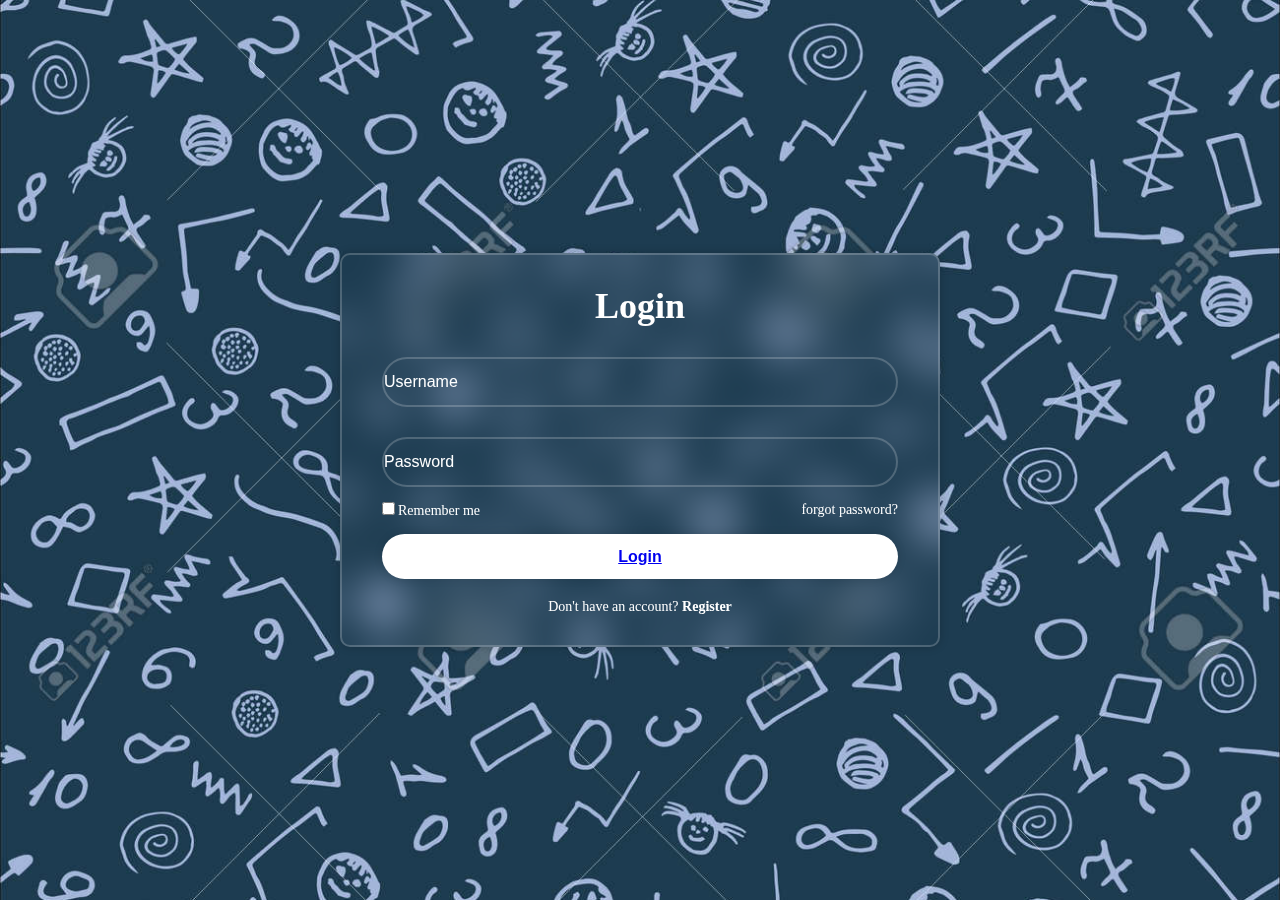
<file: index.html>
<!DOCTYPE html>
<html lang="ka">
<head>
    <meta charset="UTF-8">
    <meta name="viewport" content="width=device-width, initial-scale=1.0">
    <title>registration</title>
    <link rel="stylesheet" href="styles.css">
   
    
    
</head>
<body>
    <div class="wrapper">
        <form action="">
 
            <h1>Login</h1>
            <div class="input-box">
                <input type="text" placeholder="Username" required>

            </div>
            <div class="input-box">
                <input type="password" placeholder="Password" required>
            </div>

            <div class="remember-forgot">
                <label><input type="checkbox">Remember me</label>
                <a href="#">forgot password?</a>
            </div>  
            <button type="submit" class="btn"><a href="main/main.html">Login</a></button>

            <div class="register-link">
                <p>Don't have an account? <a href="register/register.html">Register</a>  </p>
            </div>


        </form>
    </div>
</body>
</html>
</file>
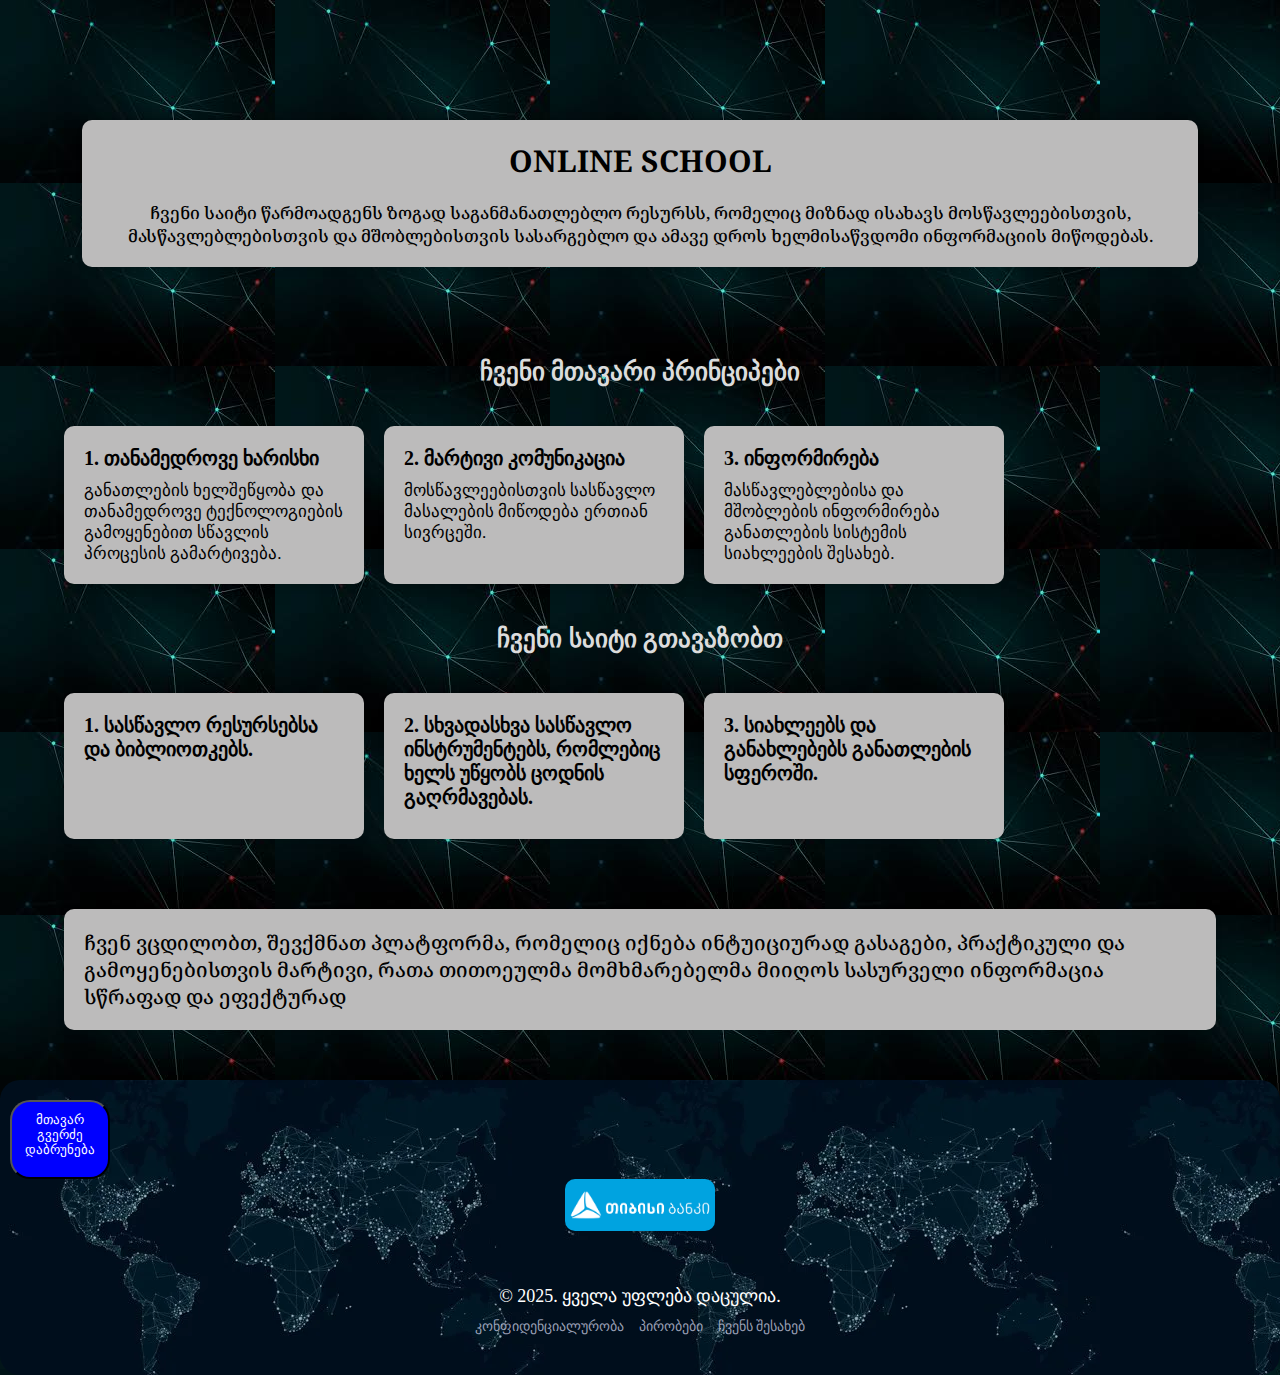
<file: about/about.html>
<!DOCTYPE html>
<html lang="ka">
<head>
    <meta charset="UTF-8">
    <meta name="viewport" content="width=device-width, initial-scale=1.0">
    <title>about us</title>
    <link rel="icon" href="../fixed/logo.png">
    <link rel="stylesheet" href="about.css">
    <link rel="stylesheet" href="../fixed/footer.css">
    
</head>
<body>
    <header>
        <div class="container card  description">
            <h1>ONLINE SCHOOL</h1>
            <p>
                ჩვენი საიტი წარმოადგენს ზოგად საგანმანათლებლო რესურსს, 
                რომელიც მიზნად ისახავს მოსწავლეებისთვის,
                 მასწავლებლებისთვის და მშობლებისთვის სასარგებლო 
                 და ამავე დროს ხელმისაწვდომი ინფორმაციის მიწოდებას.
        </div>
    </header>



    <main>
        
        <section class="container">
            <h2 class="section-title">ჩვენი მთავარი პრინციპები</h2>
            <div class="cards">
                <div class="card">
                    <h3>1. თანამედროვე ხარისხი</h3>
                    <p>განათლების ხელშეწყობა და თანამედროვე ტექნოლოგიების გამოყენებით სწავლის პროცესის გამარტივება.</p>
                </div>
                <div class="card">
                    <h3>2. მარტივი კომუნიკაცია</h3>
                    <p>
                        მოსწავლეებისთვის სასწავლო მასალების მიწოდება ერთიან სივრცეში.
                    </p>
                </div>
                <div class="card">
                    <h3>3. ინფორმირება</h3>
                    <p>
                        მასწავლებლებისა და მშობლების ინფორმირება განათლების სისტემის სიახლეების შესახებ.
                    </p>
                </div>
            </div>



            <h2 class="section-title">ჩვენი საიტი გთავაზობთ</h2>
            <div class="cards">
                <div class="card">
                    <h3>1. სასწავლო რესურსებსა და ბიბლიოთკებს.</h3>
                
                </div>
                <div class="card">
                    <h3>2. სხვადასხვა სასწავლო ინსტრუმენტებს, რომლებიც ხელს უწყობს ცოდნის გაღრმავებას.</h3>
                    
                </div>
                <div class="card">
                    <h3>3. სიახლეებს და განახლებებს განათლების სფეროში.</h3>
                
                </div>
            </div>
            <h2 class="card  description">ჩვენ ვცდილობთ, შევქმნათ პლატფორმა, რომელიც იქნება ინტუიციურად გასაგები, 
                პრაქტიკული და გამოყენებისთვის მარტივი,
                რათა თითოეულმა მომხმარებელმა მიიღოს სასურველი ინფორმაცია სწრაფად და ეფექტურად</h2>
        


        </section>



    </main>



    <footer>
        <button> <a href="../main/main.html">მთავარ გვერძე დაბრუნება</a></button>
        <a href="https://www.tbceducation.ge" target="_blank"><img src="../fixed/tbc bank.png" alt="tbs"></a>
        <div class="footer-container">
            <p>&copy; 2025. ყველა უფლება დაცულია.</p>
            <nav>
                <ul>
                    <li><a href="#privacy">კონფიდენციალურობა</a></li>
                    <li><a href="#terms">პირობები</a></li>
                    <li><a href="../about/about.html" target="_blank" >ჩვენს შესახებ</a></li>
                </ul>
            </nav>
        </div>
    </footer>











</body>
</html>
</file>
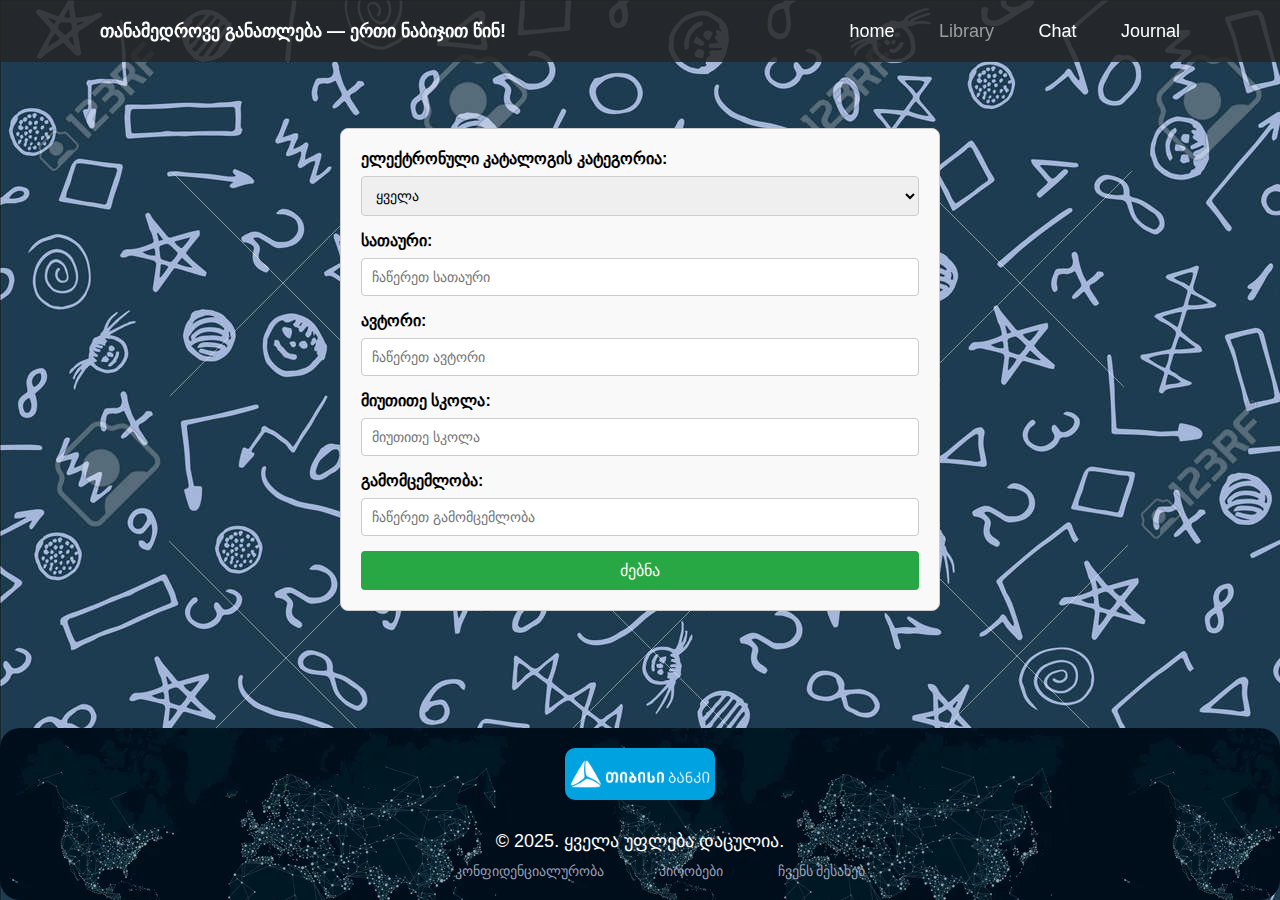
<file: biblioteka/biblioteka.html>
<!DOCTYPE html>
<html lang="ka">
<head>
    <meta charset="UTF-8">
    <meta name="viewport" content="width=device-width, initial-scale=1.0">
    <title>ელექტრონული ბიბლიოთეკა</title>
    <link rel="icon" href="../fixed/logo.png">
    <link rel="stylesheet" href="../fixed/nav.css">
    <link rel="stylesheet" href="biblioteka.css">
    
</head>
<body>
    <header>
        <p class="logo">თანამედროვე განათლება — ერთი ნაბიჯით წინ!</p>
        <nav>
            <a href="../main/main.html" >home</a>
            <a href="#"  style="color: rgb(156, 156, 156);">Library</a>
            <a href="../chat/chat.html">Chat</a>
            <a href="../online journal/journal.html">Journal</a>
            
        </nav>
    </header>


    <main>
        <div class="form-container">
            <form>
                <label for="category">ელექტრონული კატალოგის კატეგორია:</label>
                <select id="category" name="category">
                    <option value="all">ყველა</option>
                </select>

                <label for="author">სათაური:</label>
                <input type="text" id="author" name="author" placeholder="ჩაწერეთ სათაური">

                <label for="author-name">ავტორი:</label>
                <input type="text" id="author-name" name="author-name" placeholder="ჩაწერეთ ავტორი">

                <label for="publishing-place">მიუთითე სკოლა:</label>
                <input type="text" id="publishing-place" name="publishing-place" placeholder="მიუთითე სკოლა">

                <label for="publisher">გამომცემლობა:</label>
                <input type="text" id="publisher" name="publisher" placeholder="ჩაწერეთ გამომცემლობა">

                <button type="submit">ძებნა</button>
            </form>
        </div>
    </main>

    <footer>
        <a href="https://www.tbceducation.ge" target="_blank"><img src="../fixed/tbc bank.png" alt="tbs"></a>
        <div class="footer-container">
            <p>&copy; 2025. ყველა უფლება დაცულია.</p>
            <nav>
                <ul>
                    <li><a href="#privacy">კონფიდენციალურობა</a></li>
                    <li><a href="#terms">პირობები</a></li>
                    <li><a href="../about/about.html" target="_blank" >ჩვენს შესახებ</a></li>
                </ul>
            </nav>
        </div>
    </footer>
</body>
</html>
</file>
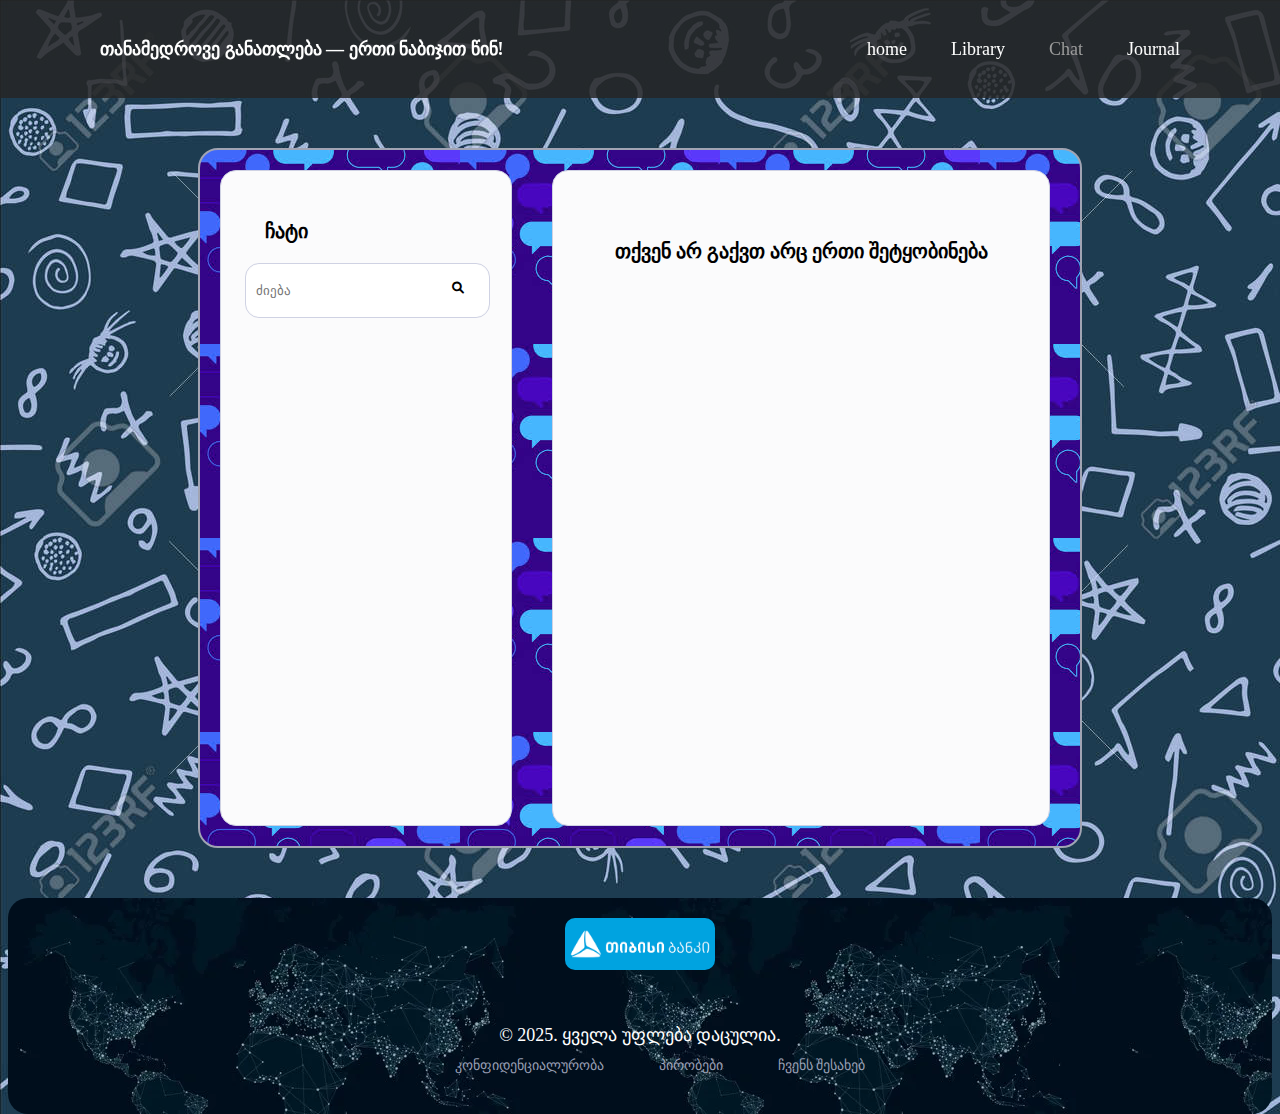
<file: chat/chat.html>
<!DOCTYPE html> 
<html lang="ka">
<head>
    <meta charset="UTF-8">
    <meta name="viewport" content="width=device-width, initial-scale=1.0">
    <title>school chat</title>
    <link rel="icon" href="../fixed/logo.png">
    <link rel="stylesheet" href="chat.css">
    
    <link rel="stylesheet" href="../fixed/nav.css">
    <link rel="stylesheet" href="../fixed/footer.css">
    
    <link href="https://cdnjs.cloudflare.com/ajax/libs/font-awesome/6.0.0-beta3/css/all.min.css" rel="stylesheet">
    
</head>
<body>
    <header>
        <p class="logo">თანამედროვე განათლება — ერთი ნაბიჯით წინ!</p>
        <nav>
            <a href="../main/main.html" >home</a>
            <a href="../biblioteka/biblioteka.html">Library</a>
            <a href="../chat/chat.html"  style="color: rgb(156, 156, 156);">Chat</a>
            <a href="../online journal/journal.html">Journal</a>
            
        </nav>
    </header>

    <main>
        <div class="chat-content">
            <div class="search">
                <p>ჩატი</p>
                <div>
                    <input type="search" placeholder="ძიება">
                    <i class="fas fa-search" ></i> 
                </div>
            </div>

            <div class="message">
                <p>თქვენ არ გაქვთ არც ერთი შეტყობინება</p>
            </div>
        </div>
    </main>

    <footer>
        <a href="https://www.tbceducation.ge" target="_blank"><img src="../fixed/tbc bank.png" alt="tbs"></a>
        <div class="footer-container">
            <p>&copy; 2025. ყველა უფლება დაცულია.</p>
            <nav>
                <ul>
                    <li><a href="#privacy">კონფიდენციალურობა</a></li>
                    <li><a href="#terms">პირობები</a></li>
                    <li><a href="../about/about.html" target="_blank">ჩვენს შესახებ</a></li>
                </ul>
            </nav>
        </div>
    </footer>
</body>
</html>
</file>
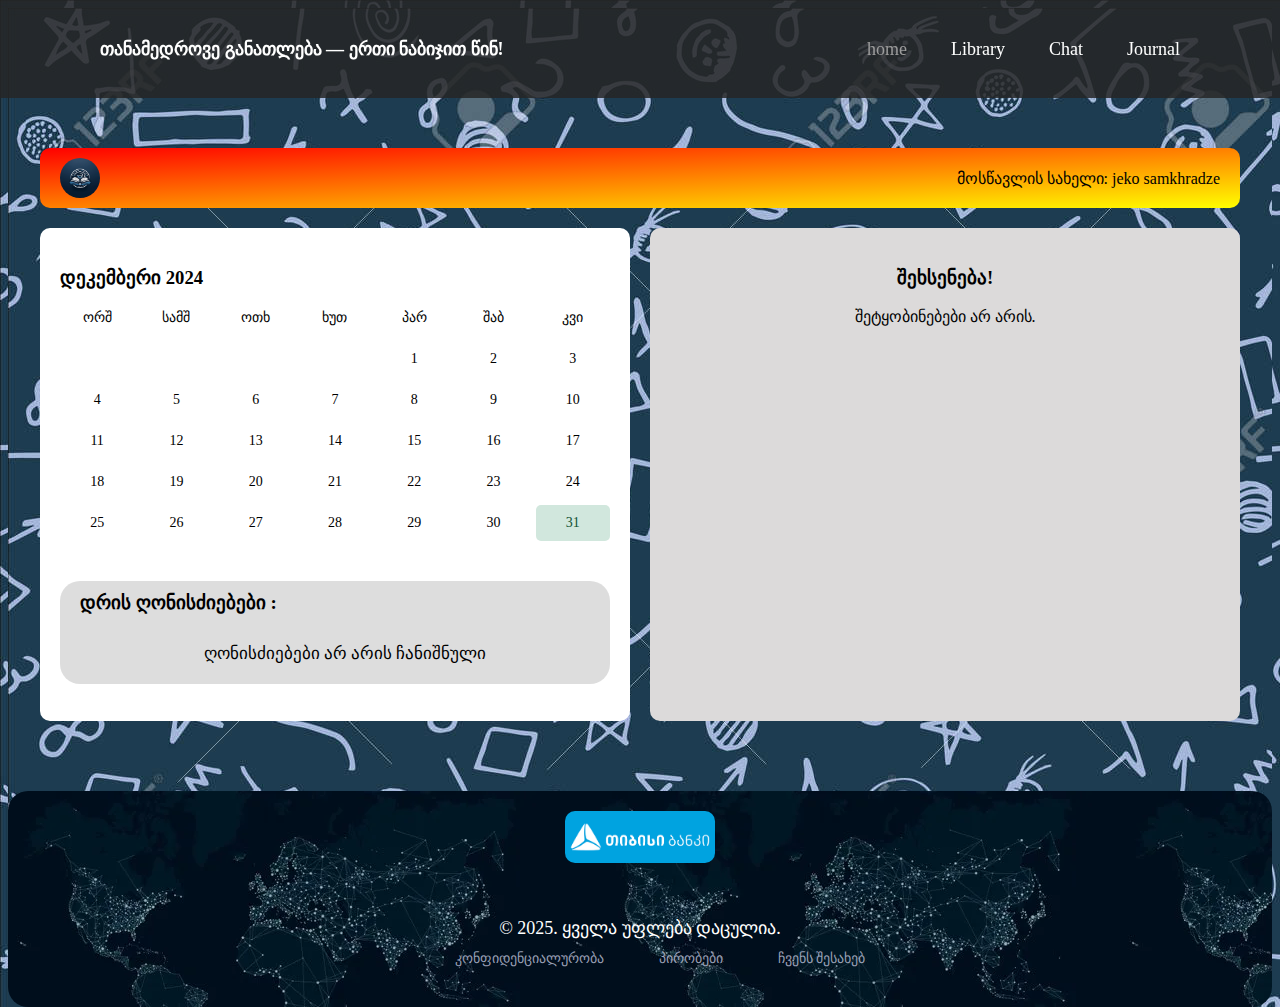
<file: main/main.html>
<!DOCTYPE html>
<html lang="ka">
<head>
    <meta charset="UTF-8">
    <meta name="viewport" content="width=device-width, initial-scale=1.0">
    <title>Online School</title>
    <link rel="stylesheet" href="../fixed/nav.css">
    <link rel="stylesheet" href="main.css">
    <link rel="icon" href="../fixed/logo.png">
    <link rel="stylesheet" href="../fixed/footer.css">
    
</head>
<body>
    <header>
        <p class="logo">თანამედროვე განათლება — ერთი ნაბიჯით წინ!</p>
        <nav>
            <a href="../main/main.html" style="color: rgb(156, 156, 156);">home</a>
            <a href="../biblioteka/biblioteka.html">Library</a>
            <a href="../chat/chat.html">Chat</a>
            <a href="../online journal/journal.html">Journal</a>
            
        </nav>
    </header>

    <main>

        <div class="container">
            <div class="header">
                <img src="../fixed/logo.png" alt="Logo">
                <div>
                    <span>მოსწავლის სახელი:</span>
                    <span>jeko samkhradze</span>
                    
                </div>
            </div>

            <div class="calendar">
                <div class="calendar-panel">
                    <h3>დეკემბერი 2024</h3>
                    <div class="days">
                        <div>ორშ</div>
                        <div>სამშ</div>
                        <div>ოთხ</div>
                        <div>ხუთ</div>
                        <div>პარ</div>
                        <div>შაბ</div>
                        <div>კვი</div>
                        <!-- Days of the month -->


                        <div></div>
                        <div></div>
                        <div></div>
                        <div></div>
                        <div>1</div>
                        <div>2</div>
                        <div>3</div>
                        <div>4</div>
                        <div>5</div>
                        <div>6</div>
                        <div>7</div>
                        <div>8</div>
                        <div>9</div>
                        <div>10</div>
                        <div>11</div>
                        <div>12</div>
                        <div>13</div>
                        <div>14</div>
                        <div>15</div>
                        <div>16</div>
                        <div>17</div>
                        <div>18</div>
                        <div>19</div>
                        <div>20</div>
                        <div>21</div>
                        <div>22</div>
                        <div>23</div>
                        <div>24</div>
                        <div>25</div>
                        <div>26</div>
                        <div>27</div>
                        <div>28</div>
                        <div>29</div>
                        <div>30</div>
                        <div class="current">31</div>
                    </div>


                    <div class="dailyevents">
                        <p>დრის ღონისძიებები :</p>
                        <div class="event">
                            <p>ღონისძიებები არ არის ჩანიშნული</p>
                        </div>
                    </div>
                </div>

                <div class="info-box">
                    <h3>შეხსენება!</h3>
                    <p>შეტყობინებები არ არის.</p>
                </div>
            </div>
        </div>
    </main>

    <footer>
        <a href="https://www.tbceducation.ge" target="_blank"><img src="../fixed/tbc bank.png" alt="TBC"></a>
        <div class="footer-container">
            <p>&copy; 2025. ყველა უფლება დაცულია.</p>
            <nav>
                <ul>
                    <li><a href="#privacy">კონფიდენციალურობა</a></li>
                    <li><a href="#terms">პირობები</a></li>
                    <li><a href="../about/about.html" target="_blank">ჩვენს შესახებ</a></li>
                </ul>
            </nav>
        </div>
    </footer>
</body>
</html>
</file>
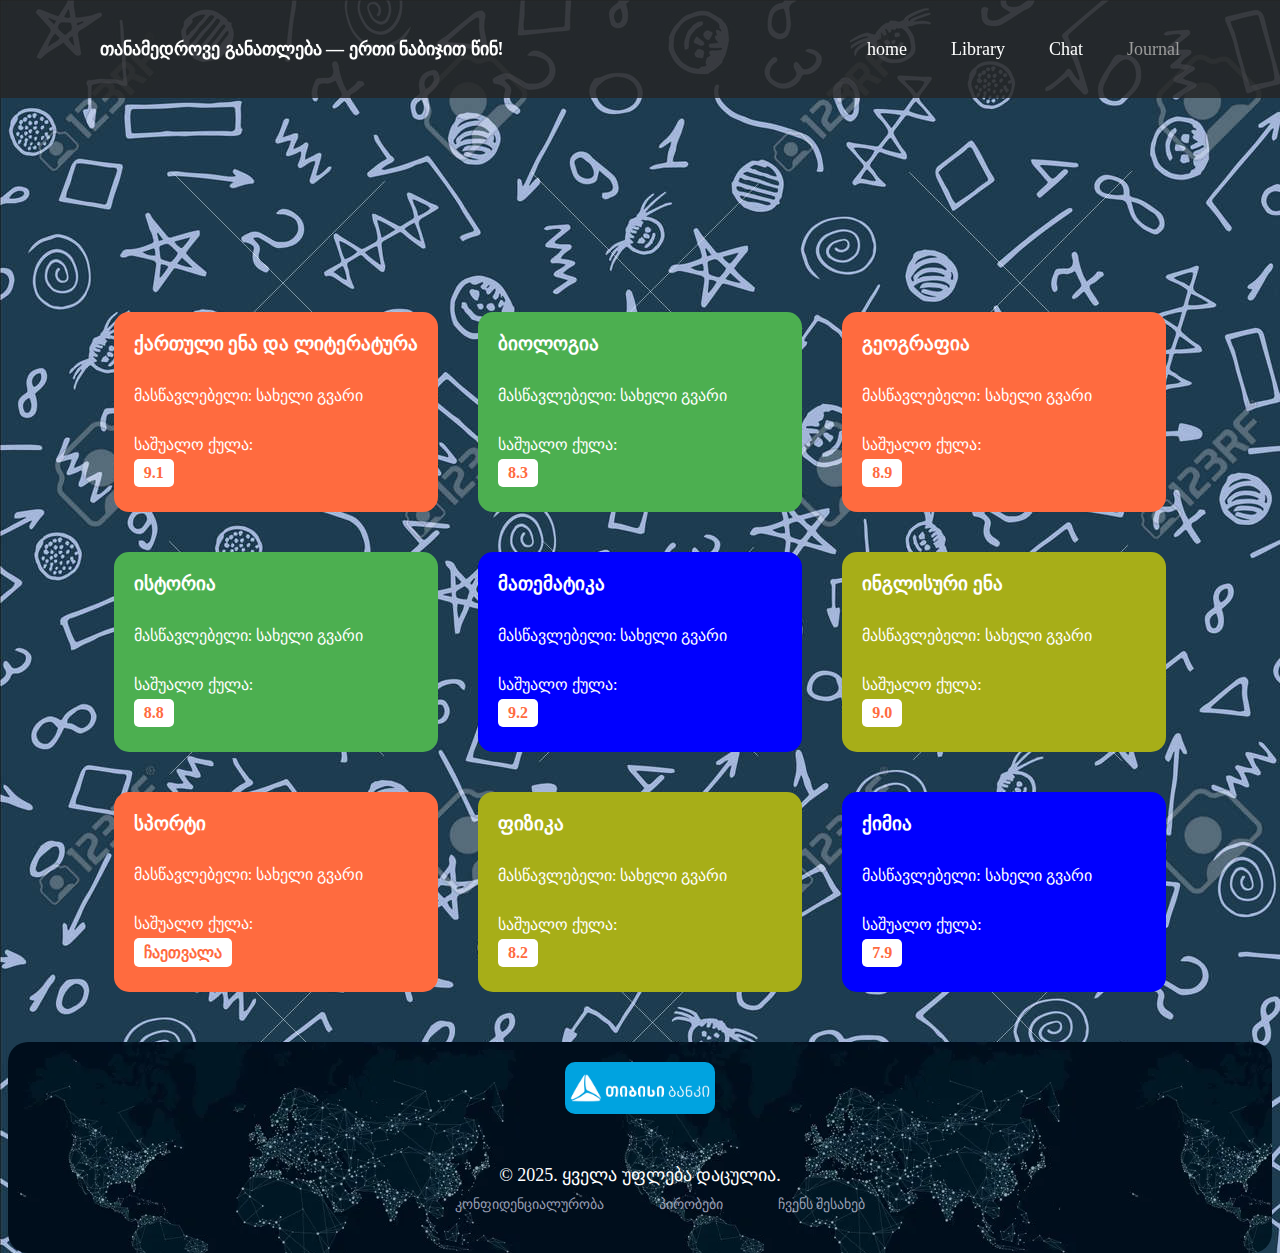
<file: online journal/journal.html>
!DOCTYPE html>
<html lang="ka">
<head>
    <meta charset="UTF-8">
    <meta name="viewport" content="width=device-width, initial-scale=1.0">
    <title>ჟურნალი</title>
    <link rel="icon" href="../fixed/logo.png">
    <link rel="stylesheet" href="../fixed/nav.css">
    <link rel="stylesheet" href="../fixed/footer.css">
    <link rel="stylesheet" href="journal.css">
    
        
</head>
<body>
    <header>
        <p class="logo">თანამედროვე განათლება — ერთი ნაბიჯით წინ!</p>
        <nav>
            <a href="../main/main.html">home</a>
            <a href="../biblioteka/biblioteka.html">Library</a>
            <a href="../chat/chat.html">Chat</a>
            <a href="#" style="color: rgb(156, 156, 156);">Journal</a>
            
        </nav>
    </header>


    <main>
        <div class="container">
            
            <div class="card orange">
                <div class="card-header">ქართული ენა და ლიტერატურა</div>
                <div class="card-body">მასწავლებელი: <span>სახელი გვარი</span></div>
                <div class="card-footer">
                    <div class="stats">
                        <div>საშუალო ქულა:</div>
                        <div class="grade">9.1</div>
                    </div>
                    
                </div>
            </div>
    
    
            <div class="card green">
                <div class="card-header">ბიოლოგია</div>
                <div class="card-body">მასწავლებელი: <span>სახელი გვარი</span></div>
                <div class="card-footer">
                    <div class="stats">
                        <div>საშუალო ქულა:</div>
                        <div class="grade">8.3</div>
                    </div>
                   
                </div>
            </div>
    
    
            <div class="card orange">
                <div class="card-header">გეოგრაფია</div>
                <div class="card-body">მასწავლებელი: <span>სახელი გვარი</span></div>
                <div class="card-footer">
                    <div class="stats">
                        <div>საშუალო ქულა:</div>
                        <div class="grade">8.9</div>
                    </div>
                   
                </div>
            </div>
    
    
            <div class="card green">
                <div class="card-header">ისტორია</div>
                <div class="card-body">მასწავლებელი: <span>სახელი გვარი</span></div>
                <div class="card-footer">
                    <div class="stats">
                        <div>საშუალო ქულა:</div>
                        <div class="grade">8.8</div>
                    </div>
                   
                </div>
            </div>
    
    
    
            <div class="card blue">
                <div class="card-header">მათემატიკა</div>
                <div class="card-body">მასწავლებელი: <span>სახელი გვარი</span></div>
                <div class="card-footer">
                    <div class="stats">
                        <div>საშუალო ქულა:</div>
                        <div class="grade">9.2</div>
                    </div>
                    
                </div>
            </div>
    
    
            <div class="card yellow">
                <div class="card-header">ინგლისური ენა</div>
                <div class="card-body">მასწავლებელი: <span>სახელი გვარი</span></div>
                <div class="card-footer">
                    <div class="stats">
                        <div>საშუალო ქულა:</div>
                        <div class="grade">9.0</div>
                    </div>
                    
                </div>
            </div>
    
    
    
            <div class="card orange">
                <div class="card-header">სპორტი</div>
                <div class="card-body">მასწავლებელი: <span>სახელი გვარი</span></div>
                <div class="card-footer">
                    <div class="stats">
                        <div>საშუალო ქულა:</div>
                        <div class="grade">ჩაეთვალა</div>
                    </div>
                    
                </div>
            </div>
    
            <div class="card yellow">
                <div class="card-header">ფიზიკა</div>
                <div class="card-body">მასწავლებელი: <span>სახელი გვარი</span></div>
                <div class="card-footer">
                    <div class="stats">
                        <div>საშუალო ქულა:</div>
                        <div class="grade">8.2</div>
                    </div>
                    
                </div>
            </div>
    
            <div class="card blue">
                <div class="card-header">ქიმია</div>
                <div class="card-body">მასწავლებელი: <span>სახელი გვარი</span></div>
                <div class="card-footer">
                    <div class="stats">
                        <div>საშუალო ქულა:</div>
                        <div class="grade">7.9</div>
                    </div>
                    
                </div>
            </div>
    
    
        </div>
        
    </main>




    <footer>
        <a href="https://www.tbceducation.ge" target="_blank"><img src="../fixed/tbc bank.png" alt="tbs"></a>
        <div class="footer-container">
            <p>&copy; 2025. ყველა უფლება დაცულია.</p>
            <nav>
                <ul>
                    <li><a href="#privacy">კონფიდენციალურობა</a></li>
                    <li><a href="#terms">პირობები</a></li>
                    <li><a href="../about/about.html" target="_blank">ჩვენს შესახებ</a></li>
                </ul>
            </nav>
        </div>
    </footer>
    
</body>
</html>
</file>
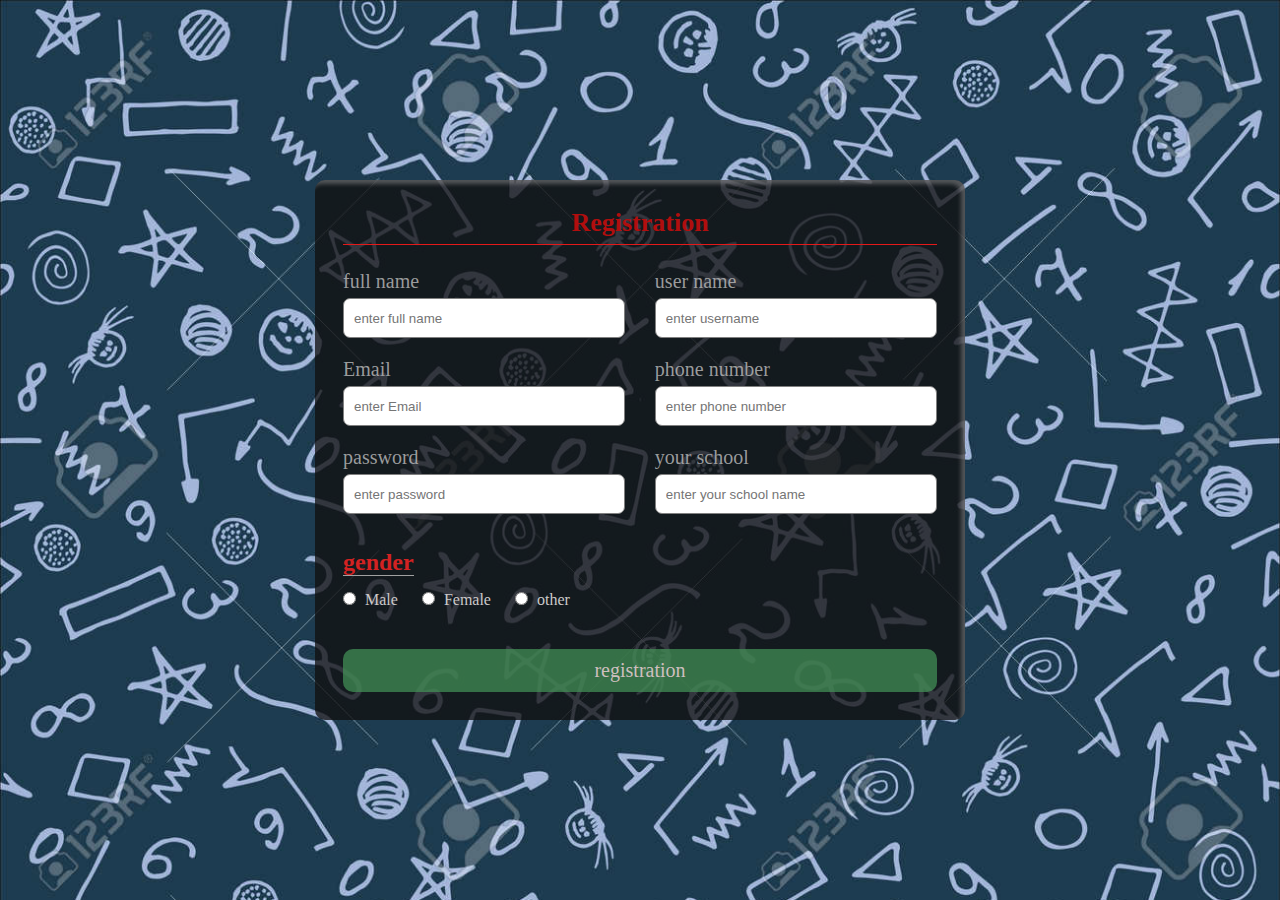
<file: register/register.html>
<!DOCTYPE html>
<html lang="us">
<head>
    <meta charset="UTF-8">
    <meta name="viewport" content="width=device-width, initial-scale=1.0">
    <title>registration</title>
    <link rel="icon" href="../fixed/download.png">
    <link rel="stylesheet" href="registration.css">
</head>
<body>
    <main>
        <div class="container">
            <h1 class="form-title">Registration</h1> 
            <form>
                <div class="main-user-info">
                    <div class="user-input-box">
                        <label for="fullname">full name</label>
                        <input type="text"
                        id="fullname" name="fullname"  placeholder="enter full name">
                        
                    </div>

                    <div class="user-input-box">
                        <label for="username">user name</label>
                        <input type="text"
                        id="username" name="username"  placeholder="enter username">
                        
                    </div>



                    <div class="user-input-box">
                        <label for="email">Email</label>
                        <input type="text"
                        id="email" name="email"  placeholder="enter Email">
                        
                    </div>


                    <div class="user-input-box">
                        <label for="phonenumber">phone number</label>
                        <input type="text"
                        id="phonenumber" name="phonenumber"  placeholder="enter phone number">
                        
                    </div>


                    <div class="user-input-box">
                        <label for="password">password</label>
                        <input type="password"
                        id="password" name="password"  placeholder="enter password">
                        
                    </div>

                    <div class="user-input-box">
                        <label for="yourschool"> your school </label>
                        <input type="yourschool"
                        id="yourschool" name="yourschool"  placeholder="enter your school name">
                        
                    </div>

                </div>


                <div class="gender">
                    <span class="gender-title">gender</span>
                    <div class="gender-category">
                        <input type="radio" name="gender" id="male">
                        <label for="male">Male</label>
                    
                        <input type="radio" name="gender" id="female">
                        <label for="female">Female</label>

                        <input type="radio" name="gender" id="other">
                        <label for="other">other</label>



                    </div>
            
                </div>

                <div class="form-submit-btn">

                    <a href="../main/main.html">registration</a>
                </div>

            </form>
        </div>
    </main>
</body>
</html>
</file>
<file: styles.css>
* {
    margin: 0;
    padding: 0;
    box-sizing: border-box;
}

body {
    display: flex;
    justify-content: center;
    align-items: center;
    min-height: 100vh;
     
    background: url(fixed/login.jpg) no-repeat; 
    background-size: cover;
    background-position: center;
}

.wrapper {
    width: 600px;
    background: transparent;
    border: 2px solid rgba(255, 255, 255, .2);
    backdrop-filter: blur(20px);
    box-shadow: 0 0 10px rgba(0, 0, 0, .2);
    color: #fff;
    border-radius: 10px;
    padding: 30px 40px;
}

.wrapper h1 {
    font-size: 36px;
    text-align: center;
}

.wrapper .input-box {
    position: relative;
    width: 100%;
    height: 50px;
   
    margin: 30px 0;
}

.input-box input {
    width: 100%;
    height: 100%;
    background: transparent;
    border: none;
    outline: none;
    border: 2px solid rgba(255, 255, 255, .2);
    border-radius: 40px;
    font-size: 16px;
    color: white;
}

.input-box input::placeholder {
    color: white;
}

.wrapper .remember-forgot {
    display: flex;
    justify-content: space-between;
    font-size: 14px;  
    /* 14.5 */
    margin: -15px 0 15px;

}

.remember-forgot label input {
    accent-color: #fff;
    margin-right: 3px;

}

.remember-forgot a {
    color: #fff;
    text-decoration: none;
}

.remember-forgot a:hover {
    text-decoration: underline;
}

.wrapper .btn {
    width: 100%;
    height: 45px;
    background: #fff;
    border: none;
    outline: none;
    border-radius: 40px;
    box-shadow: 0 0 10px rgba(0, 0, 0, .1);
    cursor: pointer;
    font-size: 16px;
    color: #333;
    font-weight: 600;
}


.wrapper .register-link {
    font-size: 14px;
    text-align: center;
    margin-top: 20px;
}

.register-link p a {
    color: white;
    text-decoration: none;
    font-weight: 600;
}
</file>
<file: about/about.css>
@import url('https://fonts.googleapis.com/css2?family=Noto+Serif+Georgian:wght@100..900&display=swap');



* {
    margin: 0;
    padding: 0;
    box-sizing: border-box;
}

body {
    background: url(../fixed/about\ backround.jpg) ;
}

.container {
    width: 90%;
    max-width: 1200px;
    margin: 0 auto;
}

header {
   
    padding: 50px 20px;
    text-align: center;
}

header h1 {
    font-size: 30px;
    margin-bottom: 20px;
}



.section-title {
    text-align: center;
    margin: 40px 0;
    font-size: 25px;
    font-weight: bold;
    color: #dcdcdc;
}

.cards {
    display: grid;
    grid-template-columns: repeat(auto-fit, minmax(300px, 20px));
    gap: 20px;
}

.card {
    background: #bcbbbb;
    padding: 20px;
    border-radius: 10px;
    box-shadow: 0 4px 6px rgba(0, 0, 0, 0.1);
}

.card h3 {
    font-size: 20px;
    margin-bottom: 10px;
}

.card p {
    font-size: 17px;
    
}

.description {
    margin-top: 70px;
    background-color: #bcbbbb;
    font-family: "Noto Serif Georgian", serif;
    font-weight: 500;
    font-size: 20px;
}


footer button {
    width: 100px;
    display: flex;
    background-color: blue;
    border-radius: 20px;
    justify-content: center;
    margin: 0px 10px ;

}

footer button a {
    text-decoration: none;
    color: white;
    text-align: center;
    padding-top: 10px;
}

@media (max-width: 768px) {
    .hero h1 {
        font-size: 2rem;
    }

    .hero p {
        font-size: 1rem;
    }

    .section-title {
        font-size: 1.5rem;
    }

    .card h3 {
        font-size: 1.2rem;
    }

    .card p {
        font-size: 0.9rem;
    }
}
</file>
<file: fixed/footer.css>
* {
   
    box-sizing: border-box;
}

html, body {
    height: 100%;
    
    display: flex;
    flex-direction: column;
}



footer {
    width: 100%;
    margin-top: 50px;
    background: url(footer.png);
    color: #fff;
    padding: 20px 0;
    text-align: center;
    border-radius: 20px;
    
}

footer a {
    display: inline-block;
    padding-bottom: 20px;
}

footer img {
    width: 150px;
    border-radius: 10px;
}

.footer-container {
    max-width: 1200px;
    margin: 30px auto 0;
    padding: 0 20px;
}

footer p {
    margin: 0;
    font-size: 18px;
}

footer nav ul {
    list-style: none;
    padding: 0;
    margin: 10px 0 0;
    display: flex;
    justify-content: center;
    gap: 15px;
}

footer nav ul li {
    display: inline;
}

footer nav ul li a {
    color: #c2c7dfc9;
    font-weight: 500;
    text-decoration: none;
    font-size: 14px;
    transition: color 0.3s ease;
}

footer nav ul li a:hover {
    color: #1e90ff;
}

/* Media  */
@media (max-width: 768px) {

    footer {
        flex: 1;
    
    }
    footer img {
        width: 120px;
    }

    .footer-container {
        margin-top: 100px;
        text-align: center;
        padding: 0 10px;
    }

   

    footer nav ul {
        flex-direction: column;
        gap: 10px;
    }

    footer nav ul li a {
        font-size: 16px;
    }
}

@media (max-width: 480px) {
    footer img {
        width: 100px;
    }

    footer p {
        font-size: 14px;
    }

    footer nav ul li a {
        font-size: 14px;
    }
}
</file>
<file: fixed/nav.css>
header {

    position: fixed;
    top: 0;
    left: 0;
    width: 100%;
    padding: 20px 100px;
    background: rgba(38, 38, 38, 0.853);  
    

    display: flex;
    justify-content: space-between;
    align-items: center;
    z-index: 10;
}

.logo {
    font-size: 18px;
    color: #fff;
   
    font-weight: 600;
}
nav a {
    position: relative;
    font-size: 18px;
    color: #fff;
    font-weight: 500;
    text-decoration: none;
    margin-left: 40px;
}


nav a::before {
    content: '';
    position: absolute;
    top: 100%;
    left: 0;
    width: 0;
    height: 2px;
    background: #fff;
    transition: .3s;
}

nav a:hover::before {
    width: 100%;
}
@media (max-width: 480px) {
    header {
        flex-direction: column;
        align-items: flex-start;
        padding: 10px 20px;
    }

    .logo {
        margin-bottom: 10px;
        font-size: 14px;
    }

    nav {
        flex-direction: column;
        gap: 10px;
        align-items: flex-start;
    }

    nav a {
        font-size: 14px;
    }
}
</file>
<file: biblioteka/biblioteka.css>
* {
    margin: 0;
    padding: 0;
    box-sizing: border-box;
}

body {
    display: flex;
    flex-direction: column;
    min-height: 100vh;
    background: url(../fixed/login.jpg);
    font-family: Arial, sans-serif;
}

main {
    flex: 1; 
    padding-top: 10%;
}

.form-container {
    padding-top: 120px;
    max-width: 600px;
    margin: 0 auto;
    padding: 20px;
    border: 1px solid #ccc;
    border-radius: 8px;
    background-color: #f9f9f9;
}

.form-container label {
    display: block;
    margin-bottom: 8px;
    font-weight: bold;
}

.form-container input[type="text"], 
.form-container select {
    width: 100%;
    padding: 10px;
    margin-bottom: 15px;
    border: 1px solid #ccc;
    border-radius: 4px;
    font-size: 14px;
}

.form-container button {
    width: 100%;
    padding: 10px;
    background-color: #28a745;
    border: none;
    border-radius: 4px;
    color: white;
    font-size: 16px;
    cursor: pointer;
}

.form-container button:hover {
    background-color: #218838;
}

/* footer */


footer {
    display: flex;
    flex-direction: column;
    align-items: center;
    justify-content: center;
    background: url(../fixed/footer.png);
    color: #fff;
    padding: 20px 0;
    text-align: center;
    border-radius: 20px;
}

footer a {
    padding-bottom: 16px;
}

footer img {
    width: 150px;
    border-radius: 10px;
}

.footer-container {
    max-width: 1200px;
    margin: 0 auto;
    padding: 0 20px;
}

footer p {
    margin: 10px 0 0;
    font-size: 18px;
}

footer nav ul {
    list-style: none;
    padding: 0;
    margin: 10px 0 0;
    display: flex;
    justify-content: center;
    gap: 15px;
}

footer nav ul li a {
    color: #c2c7dfc9;
    font-weight: 500;
    text-decoration: none;
    font-size: 14px;
    transition: color 0.3s ease;
}

footer nav ul li a:hover {
    color: #1e90ff;
}

/* footer media */


@media (max-width: 768px) {
    .form-container {
        margin-top: 100px;
    }

    footer img {
        width: 120px;
    }

   

    footer nav ul {
        flex-direction: column;
        gap: 10px;
    }

    footer nav ul li a {
        font-size: 16px;
    }
}

@media (max-width: 480px) {
    .form-container {
        margin-top: 100px;
    }


    footer img {
        width: 100px;
    }

    footer p {
        font-size: 14px;
    }

    footer nav ul li a {
        font-size: 14px;
    }
}
</file>
<file: chat/chat.css>
body {
    background: url(../fixed/login.jpg);
    height: 100%;
    display: flex; 
    flex-direction:column;
    min-height: 100vh;
}

main {
    margin-top: 140px;
    display: flex;
    justify-content: space-around;
    
}

.chat-content {
    background: url(../fixed/chat\ cover.jpg);
    justify-content: center;
    display: flex;
    height: 700px;
    width: 70%;
    padding: 20px 30px 20px 20px;
    background-color: #e2e2e7;
    border: 2px solid #a1a4b3;
    border-radius: 20px;
}



.search {
    width: 293px;
    padding: 28px 14px;
    border-radius: 16px;
    background-color: #fbfbfc;
    border: 1px solid #cfd2e3;
}

.search p {
    font-size: 20px;
    margin-left: 30px;
    font-weight: 700;
}

.search div {
    margin-left: 10px;
    max-width: 245px;
    width: 100%;
    height: 55px;
    margin-top: 20px;
    border: 1px solid #cfd2e3;
    border-radius: 14px;
    position: relative;
    font-size: 12px;
}

.search div:hover {
    height: 65px;
    transition: 1s;
}

.search div input {
    width: 100%;
    height: 100%;
    text-align: left;
    border-radius: 16px;
    border: none;
    padding-left: 10px;
}

.search div i {
    width: 22px;
    height: 22px;
    position: absolute;
    right: 15px;
    top: 18px;
    fill: #b3b7cf;
    cursor: pointer;
}

.search div i:hover{
    transition: 1s;
    width: 22px;
    height: 22px;
    border-radius: 50%;
    background-color: #b3b7cf;
    
}

.message {
    width: 500px;
    margin-left: 40px;
    padding: 28px 14px;
    border-radius: 16px;
    background-color: #fbfbfc;
    border: 1px solid #cfd2e3;
}

.message p {
    text-align: center;
    margin-top: 40px;
    font-size: 20px;
    font-weight: 600;
}




/* Responsive */
@media (max-width: 900px) {
   

    .chat-content {
        flex-direction: column;
        height: auto;
    }

    .search {
        width: 100%;
        margin-bottom: 20px;
    }

    .message {
        width: 100%;
        margin-left: 0;
    }

    
}

@media (max-width: 600px) {
    .search p {
        font-size: 18px;
        text-align: center;
        margin-left: 0;
    }

    

    

    
}

@media (max-width: 480px) {
    .search div input {
        font-size: 14px;
        padding-left: 8px;
    }

}
</file>
<file: main/main.css>
* {
    
    box-sizing: border-box;
    text-decoration: none;
    
    
}
html, body {
    height: 100%;
    background: url(../fixed/login.jpg);
    display: flex;
    flex-direction: column;
}




main {
    flex: 1;
    margin-top: 120px;
    padding: 20px;
}

.container {
    max-width: 1200px;
    margin: 0 auto;
    display: flex;
    flex-direction: column;
    gap: 20px;
}

.header {
    display: flex;
    justify-content: space-between;
    align-items: center;
    background: linear-gradient(to bottom right, red, yellow);
    padding: 10px 20px;
    border-radius: 10px;
}

.header img {
    height: 40px;
    border-radius: 50%;
}

.calendar {
    display: flex;
    flex-wrap: wrap;
    gap: 20px;
}

.calendar-panel {
    flex: 1;
    min-width: 300px;
    background: #ffffff;
    border-radius: 10px;
    padding: 20px;
}

.calendar-panel h3 {
    margin-bottom: 10px;
}

.calendar-panel .days {
    display: grid;
    grid-template-columns: repeat(7, 1fr);
    gap: 5px;
    text-align: center;
    font-size: 14px;
}

.calendar-panel .days div {
    padding: 10px;
    border-radius: 5px;
}

.calendar-panel .days div.current {
    background-color: #d1e7dd;
    color: #0f5132;
}

.info-box {
    flex: 1;
    min-width: 300px;
    background: #dcdada;
    border-radius: 10px;
    padding: 20px;
    text-align: center;
}

.dailyevents {
    background-color: #d4d4d4c9;
    border-radius: 20px;
    text-align: left;
    
    margin-top: 40px;
}


.dailyevents p {
    font-size: 19px;
    padding-left: 20px;
    font-weight: 600;
    padding-top: 10px;
    
}
.event p{
    text-align: center;
    padding-bottom: 20px;
    font-size: 17px;
    font-weight: 500;
}


















/* Media  */
@media (max-width: 768px) {
    

    .calendar {
        flex-direction: column;
        align-items: center;
    }

   
}
</file>
<file: online journal/journal.css>
@import url('https://fonts.googleapis.com/css2?family=Bungee+Tint&family=Playfair+Display:ital,wght@0,400..900;1,400..900&family=Titillium+Web:ital,wght@0,200;0,300;0,400;0,600;0,700;0,900;1,200;1,300;1,400;1,600;1,700&display=swap');


body {
    
    background: url(../fixed/login.jpg);
    display: flex;
    justify-content: center;
    align-items: center;
    
    
}

.container {
    margin-top: 60%;
    display: grid;
    grid-template-columns: repeat(auto-fit, minmax(300px, 1fr));
    gap: 40px;
    width: auto;
    max-width: 1200px;
}
.card {
    background-color: #ff6b3f;
    border-radius: 15px;
    padding: 20px;
    color: white;
 
    display: flex;
    flex-direction: column;
    justify-content: space-between;
}
.card-header {
    font-size: 19px;
    font-weight: bold;
    margin-bottom: 20px;
}
.card-body {
    margin-bottom: 20px;
}
.card-body span {
    font-size: 16px;
}
.card-footer {
    display: flex;
    justify-content: space-between;
    align-items: center;
}
.card-footer .stats {
    display: flex;
    flex-direction: column;
    align-items: flex-start;
}
.card-footer .stats div {
    margin-bottom: 5px;
}
.grade {
    background-color: white;
    color: #ff6b3f;
    font-weight: bold;
    padding: 5px 10px;
    border-radius: 5px;
}


/* ფერები */
.card.orange {
    height: 200px;
     background-color: #ff6b3f; 
    }

.card.green {
    height: 200px;
     background-color: #4caf50; 
    }

.card.yellow { 
    height: 200px;
    background-color: #a7ae18; 
}

.card.blue {
    height: 200px;
    background-color: blue;
}


/* რესპონსივები */


@media (max-width: 768px) {
    body {
        
        justify-content: center;
        align-items: center;
        width: auto;
        height: auto;

        
    }
    main {
        width: 80%;
        padding-top: 100px;

        
    }



 
}

@media (max-width: 480px) {
    

    .card {
        padding: 15px;
        margin-top: 10px;
    }

}
</file>
<file: register/registration.css>
* {
    padding: 0%;
    margin: 0px;
    box-sizing: border-box;
}

body {
    display: flex;
    height: 100vh;
    justify-content: center;
    align-items: center;
    background: url(../fixed/login.jpg) no-repeat;
    background-size: cover;
}

.container {
    width: 100%;
    max-width: 650px;
    background: rgba(17, 16, 16, 0.77);
    padding: 28px;
    margin: 0 28px;
    border-radius: 10px;
    box-shadow: inset -4px 4px 4px rgba(207, 206, 206, 0.34);   
}


.form-title {
    font-size: 26px;
    font-weight: 600;
    text-align: center;
    padding-bottom: 6px;
    color: rgb(177, 14, 14);

    border-bottom: solid 1px rgb(229, 25, 25);

}



.main-user-info {
    display: flex;
    flex-wrap: wrap;
    justify-content: space-between;
    padding: 20px 0;
}

.user-input-box:nth-child(2n){
    justify-content: end;
}

.user-input-box {
    display: flex;
    flex-wrap: wrap;
    width: 50%;
    padding-bottom: 15px;
}

.user-input-box label {
    width: 95%;
    color: rgba(180, 180, 180, 0.847);
    font-size: 20px;
    font-weight: 400;
    margin: 5px 0;
}


.user-input-box input {
    height: 40px;
    width: 95%;
    border-radius: 7px;
    outline: none;
    border: 1px solid grey;
    padding: 0 10px;
}

.gender-title {
    color: rgb(211, 34, 34);
    font-size: 24px;
    font-weight: 600;
    border-bottom: 1px solid rgb(161, 161, 161);
}

.gender-category {
    margin: 15px 0;
    color: rgb(203, 201, 201);
}

.gender-category label {
    padding: 0 20px 0 5px;
}

.gender-category label, .gender-category input, .form-submit-btn input {
    cursor: pointer;
}


.form-submit-btn {
    margin-top: 40px;
    border-radius: 8px;
}

.form-submit-btn a {
    display: flex;
    justify-content: space-around;
    text-decoration: none;
    width: 100%;
    margin-top: 10px;
    font-size: 20px;
    border-radius: 10px;
    padding: 10px;
    color: rgb(206, 191, 191);
    background: rgba(68, 149, 88, 0.7);

} 

.form-submit-btn:hover {
    background: rgb(12, 218, 12);
    transition: 0.8s;
    
}
.form-submit-btn a:hover {
    color: white;
    transition: 1s;
    
    
}
</file>
